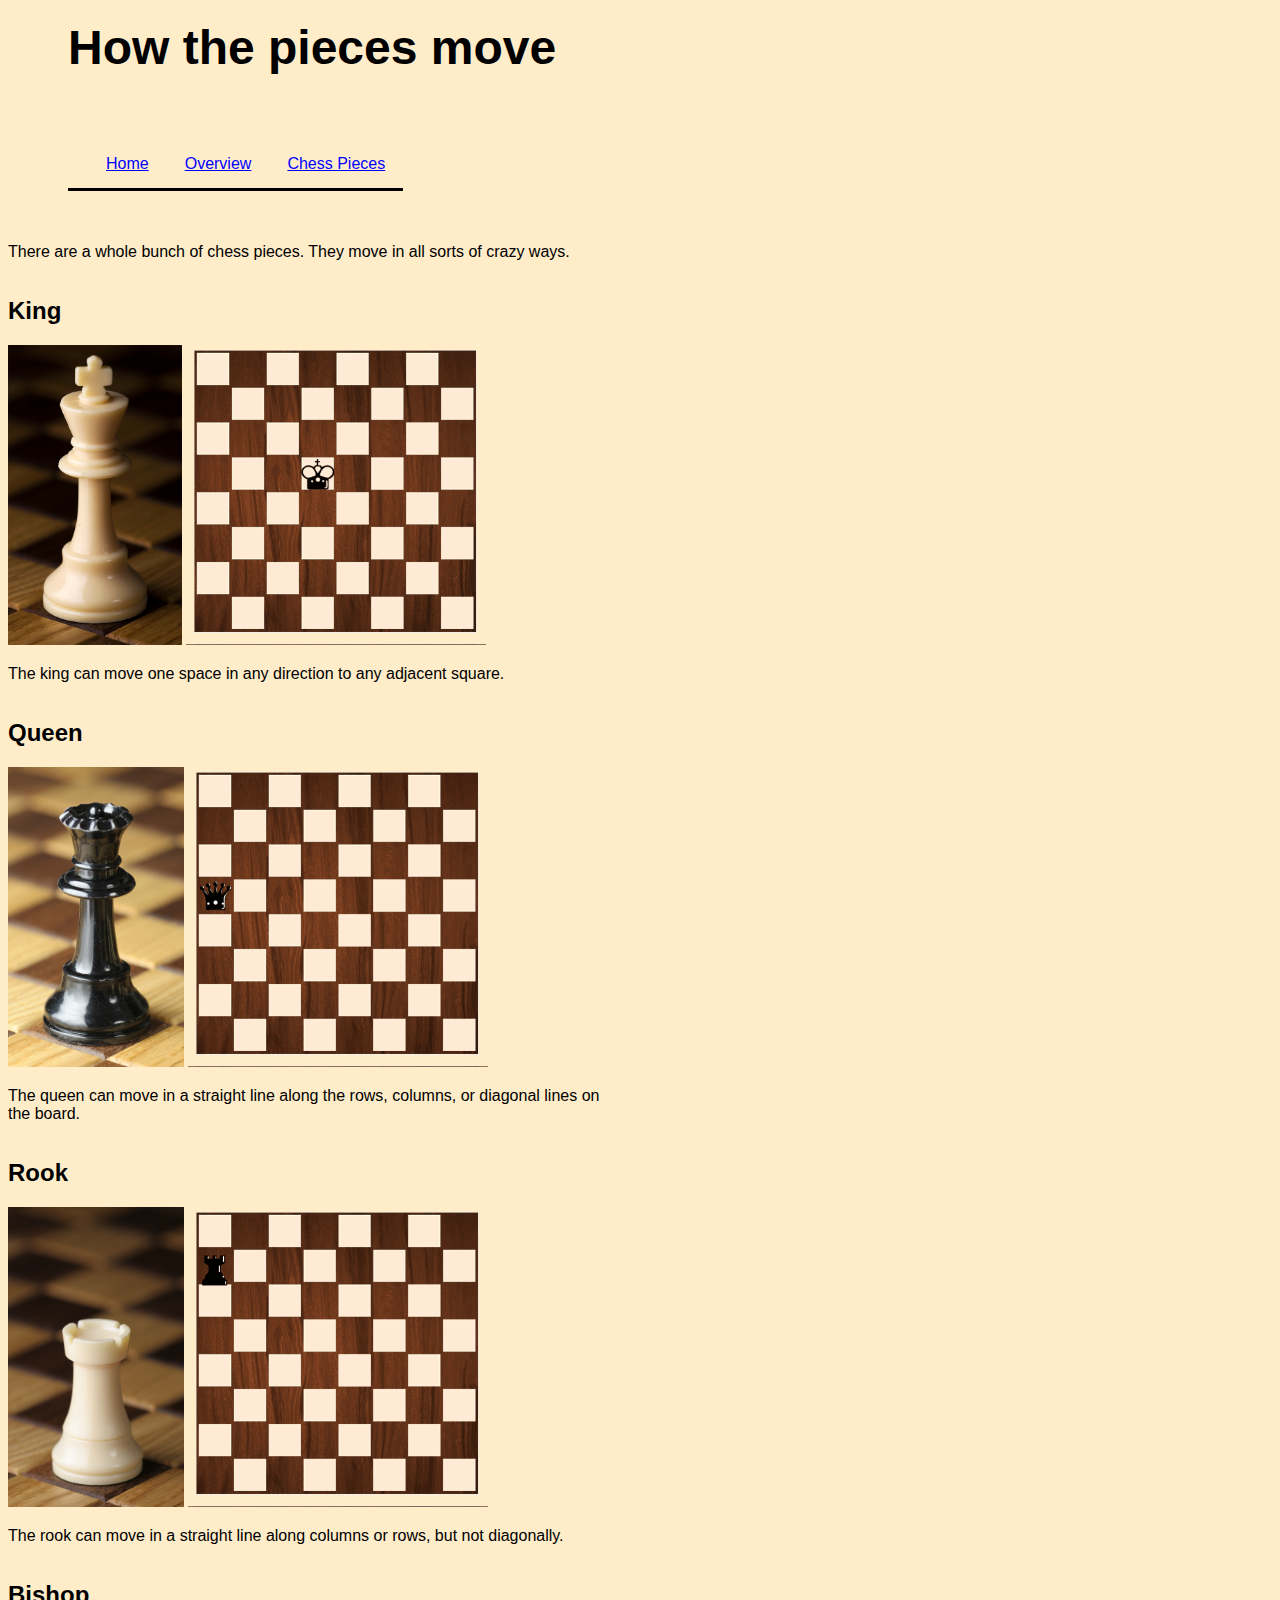
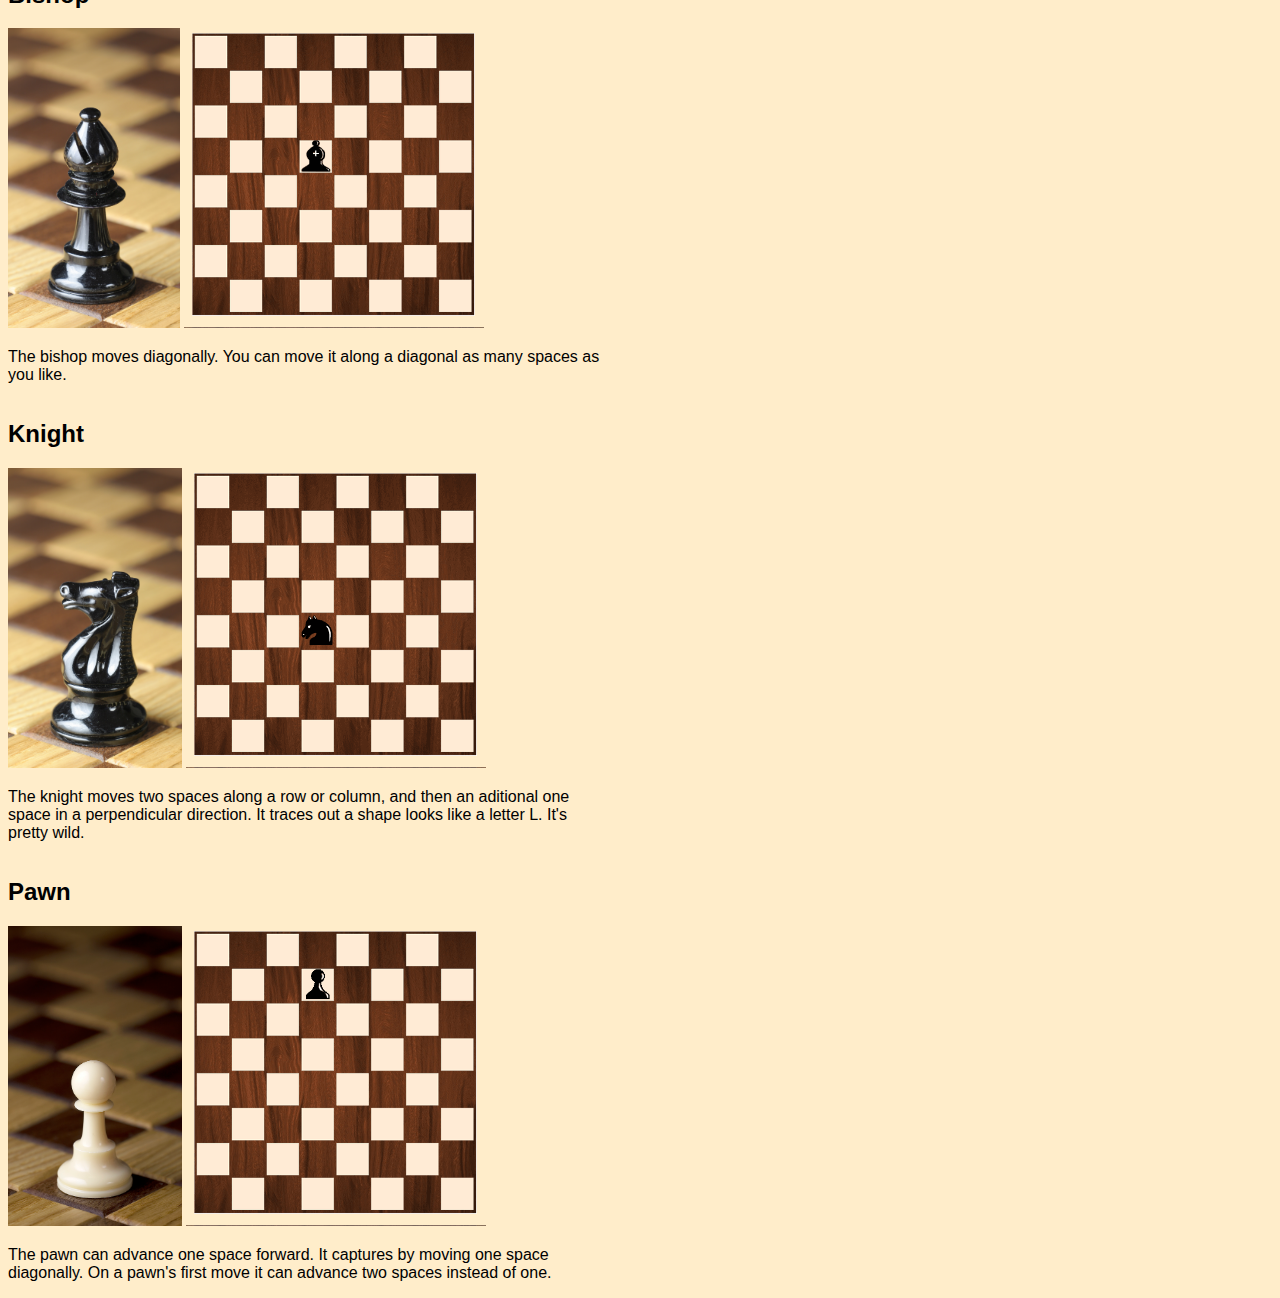
<file: chesspieces.html>
<html>
  <head>
    <title>How to play chess</title>
    <link href="chesspieces.css" type="text/css" rel="stylesheet">
  </head>

  <body>
    <header>
      <h1>How the pieces move</h1>
    </header>
    <nav>
      <!--Navigation bar-->
      <ul>
        <li>
          <a href="index.html">Home</a>
        </li>
        <li>
          <a href="overview.html">Overview</a>
        </li>
        <li>
          <a href="chesspieces.html">Chess Pieces</a>
        </li>
      </ul>
    </nav>
    <section>
      <p>
        There are a whole bunch of chess pieces. They move in all sorts of crazy ways.
      </p>
      <article>
        <h2>King</h2>
        <img src="king.jpg">
        <img src="kingmove.gif">
        <p>The king can move one space in any direction to any adjacent square.</p>
      </article>
      <article>
        <h2>Queen</h2>
        <img src="queen.jpg">
        <img src="queenmove.gif">
        <p>The queen can move in a straight line along the rows, columns, or diagonal lines on the board.</p>
      </article>
      <article>
        <h2>Rook</h2>
        <img src="rook.jpg">
        <img src="rookmove.gif">
        <p>The rook can move in a straight line along columns or rows, but not diagonally.</p>
      </article>
      <article>
        <h2>Bishop</h2>
        <img src="bishop.jpg">
        <img src="bishopmove.gif">
        <p>The bishop moves diagonally. You can move it along a diagonal as many spaces as you like.</p>
      </article>
      <article>
        <h2>Knight</h2>
        <img src="knight.jpg">
        <img src="knightmove.gif">
        <p>The knight moves two spaces along a row or column, and then an aditional one space in a perpendicular direction. It traces out a shape looks like a letter L. It's pretty wild.</p>
      </article>
      <article>
        <h2>Pawn</h2>
        <img src="pawn.jpg">
        <img src="pawnmove.gif">
        <p>The pawn can advance one space forward. It captures by moving one space diagonally. On a pawn's first move it can advance two spaces instead of one.</p>
      </article>
    </section>
    <footer>
    </footer>
  </body>

</html>
</file>
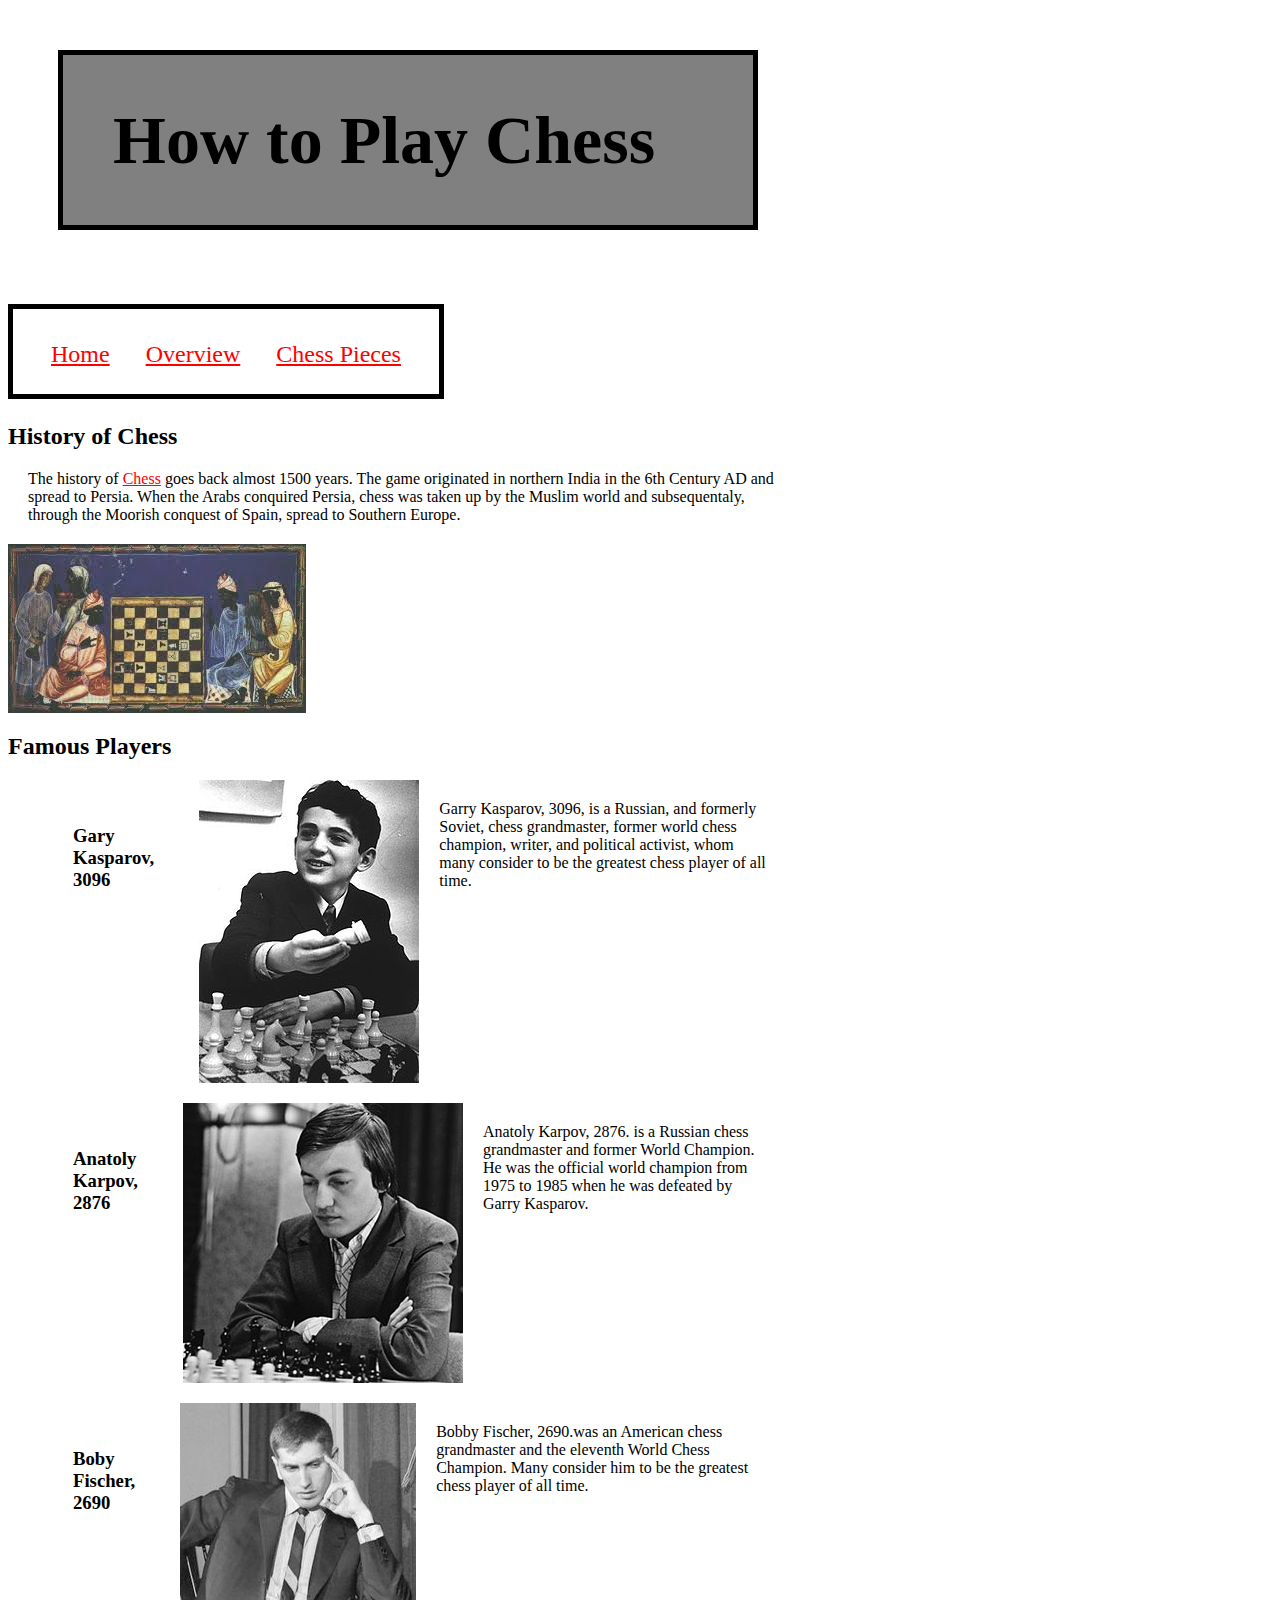
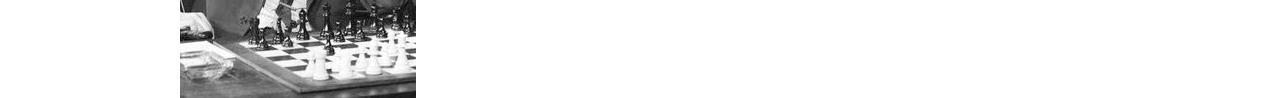
<file: overview.html>
<html>
<head>
  <title>How to Play Chess</title>
  <link rel="stylesheet" href="overview.css" type="text/css">
</head>
<body>
  <header>
    <h1>How to Play Chess</h1>
  </header>
  <nav>
    <ul>
      <li>
        <a href ="index.html">Home</a>
      </li>
      <li>
        <a href ="overview.html">Overview</a>
      </li>
      <li>
        <a href ="chesspieces.html">Chess Pieces</a>
      </li>
    </ul>
  </nav>
    <div>
    <h2>History of Chess</h2>
      <p>
        The history of <a href="https://en.wikipedia.org/wiki/Chess"target=blank>Chess</a> goes back almost 1500 years. The game originated in northern India in the 6th Century AD and spread to Persia. When the Arabs conquired Persia, chess was taken up by the Muslim world and subsequentaly, through the Moorish conquest of Spain, spread to Southern Europe.
      </p>
      <image src="hchess.jpg">
    </div>
    <h2>Famous Players</h2>
      <article>
        <h3>Gary Kasparov, 3096</h3>
        <image src="Kasparov.jpg">
        <p>
          Garry Kasparov, 3096, is a Russian, and formerly Soviet, chess grandmaster, former world chess champion, writer, and political activist, whom many consider to be the greatest chess player of all time.
        </p>
      </article>
      <article>
        <h3>Anatoly Karpov, 2876</h3>
        <image src="Karpov.jpeg">
        <p>
          Anatoly Karpov, 2876. is a Russian chess grandmaster and former World Champion. He was the official world champion from 1975 to 1985 when he was defeated by Garry Kasparov.
        </p>
      </article>
      <article>
        <h3>Boby Fischer, 2690</h3>
        <image src="Fischer.jpeg">
        <p>
          Bobby Fischer, 2690.was an American chess grandmaster and the eleventh World Chess Champion. Many consider him to be the greatest chess player of all time.
        </p>
      </article>


</body>
</html>
</file>
<file: chesspieces.css>
/* Note to students: Some properties are given to you to fill out,
others you can modify as they stand, and if you have time,
there are definitely some properties you should add!*/

    html {
      height: 100%;
    }
    p {font-family: "Arial";
    }
    h2{
      font-family: "Arial";
    }
    body {
       width: 800px;
       height: 100%;
       background-color: #ffedca;
    }
    header {
        font-family: "Arial";
        padding-left: 40px;
        border: none;
        font-size: 24px;
        margin: 20px;
        display: block;
    }
    nav {
      font-family: "Arial";
      padding-left: 40px;
      margin: 20px;
      float: left;
      width: 100%;
    }
    nav ul {
        padding-left: 20px;
        float: left;
        border-bottom: solid black;
        list-style-type: none;
    }
    nav li {
        float: left;
        display:block;
    }
    nav li a {
        display: block;
        height: 25px;
        padding: 12px 18px 8px 18px;
        vertical-align: middle;
    }
    a {
        color: blue;
    }
    img {
    	max-width:100%;
      max-height:300px;
    }
    section {
        display: block;
        float: left;
    }
    article{
      width:600px;
      object-fit: contain;
      float:left;
      display:block;
    }

    aside {
        width: 17%;
        display: inline-block;
        background-color:;
        padding:;
        min-height: 100%;
    }
    aside ul {
        list-style-type: none;
    }
    footer {
        width: 790px;
        background-color:;
        color:;
        clear: both;
        display: block;
    }
</file>
<file: overview.css>
/* Note to students: Some properties are given to you to fill out,
others you can modify as they stand, and if you have time,
there are definitely some properties you should add!*/

    html {
      height: 100%;
    }
    body {
       width: 800px;
       height: 100%;
    }

    header {
        background-color: grey;
        padding-right: 50px;
        padding-left: 50px;
        border: 5px solid black;
        margin: 50px;
        font-size: 34px;
        display: block;
    }
    nav {
        float: left;
        width: 100%;
        font-size: 24px;
    }
    nav ul {
        padding: 20px;
        float: left;
        border: 5px solid black;
        list-style-type: none;
    }
    article {
      display: flex;
      justify-content: space-between;
      margin: 20px;
    }
    image {
      margin: 20px;
    }
    p {
      margin: 20px;
    }
    h3 {
      margin: 45px;
    }
    nav li {
        float: left;
    }
    nav li a {
        display: block;
        height: 25px;
        padding: 12px 18px 8px 18px;
        vertical-align: middle;
    }
    a {
        color: red;
    }
    section {
        width: 73%;
        display: inline-block;
        float: left;
    }
    aside {
        width: 17%;
        display: inline-block;
        background-color:grey;
        padding:24px;
        min-height: 100%;
    }
    aside ul {
        list-style-type: none;
    }
    footer {
        width: 790px;
        background-color:;
        color:;
        clear: both;
        display: block;
    }
</file>
